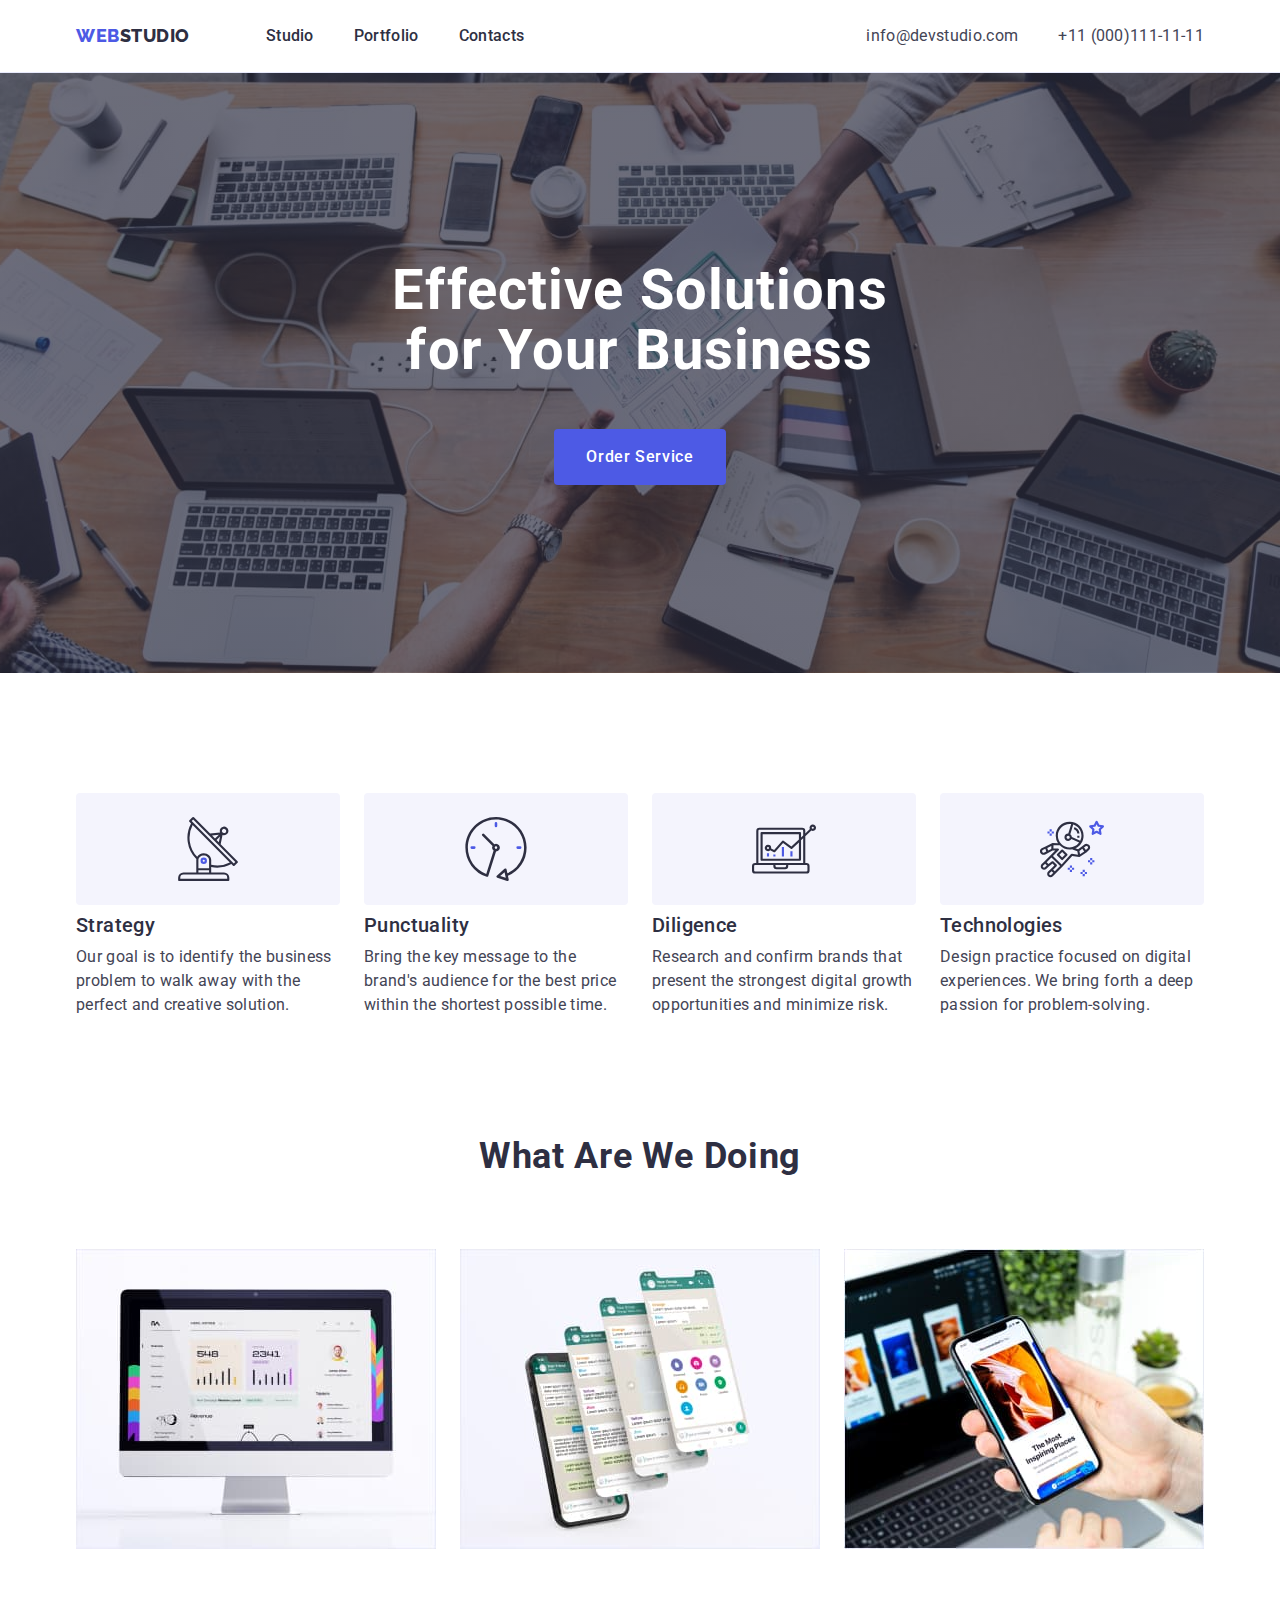
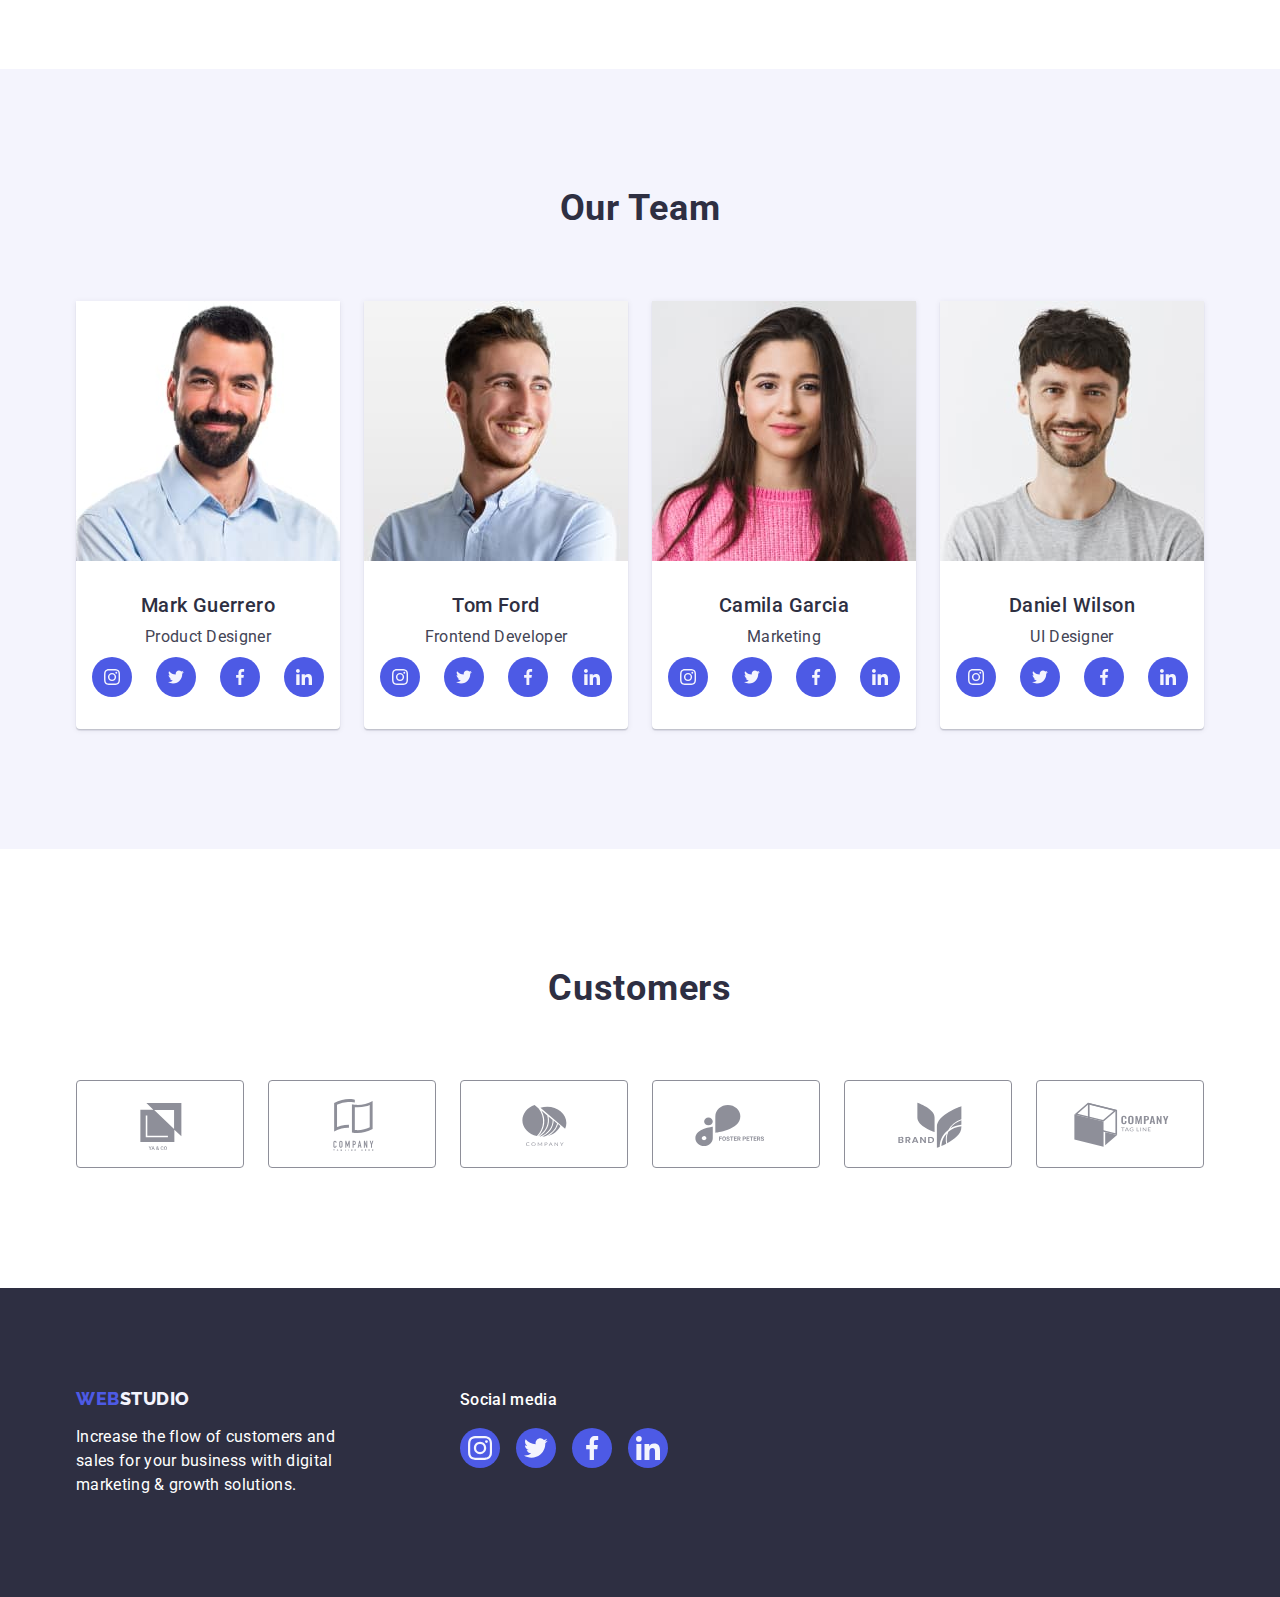
<file: index.html>
<!DOCTYPE html>
<html lang="en">

<head>
  <meta charset="UTF-8" />
  <meta http-equiv="X-UA-Compatible" content="IE=edge" />
  <meta name="viewport" content="width=device-width, initial-scale=1.0" />
  <title>WEBSTUDIO</title>
  <!-- Google fonts -->
  <link rel="preconnect" href="https://fonts.googleapis.com">
  <link rel="preconnect" href="https://fonts.gstatic.com" crossorigin>
  <link href="https://fonts.googleapis.com/css2?family=Raleway:wght@800&family=Roboto:wght@400;500;700;900&display=swap"
    rel="stylesheet">
  <link rel="stylesheet" href="https://cdn.jsdelivr.net/npm/modern-normalize@1.1.0/modern-normalize.min.css">
  <link rel="stylesheet" href="./css/styles.css">
</head>

<body class="body">
  <!-- Header section -->
  <header class="header">
    <div class="header-container container">
      <nav class="header-nav list">
        <a class="header-web link" href="./index.html">WEB<span class="header-studio link">Studio</span></a>
        <ul class="header-list list">
          <li class="header-item list">
            <a class="header-link link" href="./index.html">Studio</a>
          </li>
          <li class="header-item list">
            <a class="header-link link" href="./portfolio.html">Portfolio</a>
          </li>
          <li class="header-item list">
            <a class="header-link link" href="">Contacts</a>
          </li>
        </ul>
      </nav>
      <address class=" adress-header">
        <ul class="adress list">
          <li class="adress-item">
            <a class="adress-mail link" href=" mailto:info@devstudio.com">info@devstudio.com</a>
          </li>
          <li><a class="adress-mail link" href="tel:+110001111111">+11 (000)111-11-11</a>
          </li>
        </ul>
      </address>
    </div>
  </header>
  <main>
    <section class="hero">
      <div class="container">
        <!-- Hero -->
        <h1 class="hero-title">Effective Solutions for Your Business</h1>
        <button class="hero-btn" type="button">Order Service</button>
      </div>
    </section>
    <!-- Benefits -->
    <section class="benefits">
      <div class="container">
        <h2 class="visually-hidden">What we are doing</h2>
        <ul class="benefits-list list">
          <li class="benefits-item">
            <div class="icons">
              <svg class="benefits-icon" width="64" height="64">
                <use href="./images/icons.svg#icon-antenna4"></use>
              </svg>
            </div>
            <h3 class="benefits-title">Strategy</h3>
            <p class="benefits-text">
              Our goal is to identify the business problem to walk away with the
              perfect and creative solution.
            </p>
          </li>
          <li class="benefits-item">
            <div class="icons">
              <svg class="benefits-icon" width="64" height="64">
                <use href="./images/icons.svg#icon-clock2"></use>
              </svg>
            </div>
            <h3 class="benefits-title">Punctuality</h3>
            <p class="benefits-text">
              Bring the key message to the brand's audience for the best price
              within the shortest possible time.
            </p>
          </li>
          <li class="benefits-item">
            <div class="icons">
              <svg class="benefits-icon" width="64" height="64">
                <use href="./images/icons.svg#icon-diagram3"></use>
              </svg>
            </div>
            <h3 class="benefits-title">Diligence</h3>
            <p class="benefits-text">
              Research and confirm brands that present the strongest digital
              growth opportunities and minimize risk.
            </p>
          </li>
          <li class="benefits-item">
            <div class="icons">
              <svg class="benefits-icon" width="64" height="64">
                <use href="./images/icons.svg#icon-astronaut1"></use>
              </svg>
            </div>
            <h3 class="benefits-title">Technologies</h3>
            <p class="benefits-text">
              Design practice focused on digital experiences. We bring forth a
              deep passion for problem-solving.
            </p>
          </li>
        </ul>
      </div>
    </section>
    <!-- What are we doing -->
    <section class="img-section">
      <div class="container">
        <h2 class="img-section-title">What are we doing</h2>
        <ul class="img-section-images list">
          <li class="img-section-item">
            <img class="img-section-img" src="./images/img01.jpg" alt="Computer" width="360" height="300" />
          </li>
          <li class="img-section-item">
            <img class="img-section-img" src="./images/img02.jpg" alt="Technologies" width="360" height="300" />
          </li>
          <li class="img-section-item">
            <img class="img-section-img" src="./images/img03.jpg" alt="Mobile device" width="360" height="300" />
          </li>
        </ul>
      </div>
    </section>
    <!-- Our Team -->
    <section class="section-team section">
      <div class="container">
        <h2 class="team-title">Our Team</h2>
        <ul class="team-list list">
          <li class="team-item">
            <img class="team-img" src="./images/section03/img01.jpg" alt="Man in shirt" width="264" height="260" />
            <div class="team-name">
              <h3 class="team-headline">Mark Guerrero</h3>
              <p class="team-text">Product Designer</p>
              <ul class="socials list">
                <li class="socials-item">
                  <a class="socials-link link" href="https://instagram.com" target="_blank" rel="noopener no referrer"
                    aria-label="Instagram icon">
                    <svg class="socials-icon" width="16" height="16">
                      <use href="./images/icons.svg#icon-instagram1"></use>
                    </svg>
                  </a>
                </li>
                <li class="socials-item">
                  <a class="socials-link link" href="https://twitter.com" target="_blank" rel="noopener no referrer"
                    aria-label="Twitter icon">
                    <svg class="socials-icon" width="16" height="16">
                      <use href="./images/icons.svg#icon-twitter2"></use>
                    </svg>
                  </a>
                </li>
                <li class="socials-item">
                  <a class="socials-link link" href="https://facebook.com" target="_blank" rel="noopener no referrer"
                    aria-label="Facebook icon">
                    <svg class="socials-icon" width="16" height="16">
                      <use href="./images/icons.svg#icon-facebook3"></use>
                    </svg>
                  </a>
                </li>
                <li class="socials-item">
                  <a class="socials-link link" href="https://linkedin.com" target="_blank" rel="noopener no referrer"
                    aria-label="Linkedin icon">
                    <svg class="socials-icon" width="16" height="16">
                      <use href="./images/icons.svg#icon-linkedin4"></use>
                    </svg>
                  </a>
                </li>
              </ul>
            </div>
          </li>
          <li class="team-item">
            <img class="team-img" src="./images/section03/img02.jpg" alt="Man in shirt" width="264" height="260" />
            <div class="team-name">
              <h3 class="team-headline">Tom Ford</h3>
              <p class="team-text">Frontend Developer</p>
              <ul class="socials list">
                <li class="socials-item">
                  <a class="socials-link link" href="https://instagram.com" target="_blank" rel="noopener no referrer"
                    aria-label="Instagram icon">
                    <svg class="socials-icon" width="16" height="16">
                      <use href="./images/icons.svg#icon-instagram1"></use>
                    </svg>
                  </a>
                </li>
                <li class="socials-item">
                  <a class="socials-link link" href="https://twitter.com" target="_blank" rel="noopener no referrer"
                    aria-label="Twitter icon">
                    <svg class="socials-icon" width="16" height="16">
                      <use href="./images/icons.svg#icon-twitter2"></use>
                    </svg>
                  </a>
                </li>
                <li class="socials-item">
                  <a class="socials-link link" href="https://facebook.com" target="_blank" rel="noopener no referrer"
                    aria-label="Facebook icon">
                    <svg class="socials-icon" width="16" height="16">
                      <use href="./images/icons.svg#icon-facebook3"></use>
                    </svg>
                  </a>
                </li>
                <li class="socials-item">
                  <a class="socials-link link" href="https://linkedin.com" target="_blank" rel="noopener no referrer"
                    aria-label="Linkedin icon">
                    <svg class="socials-icon" width="16" height="16">
                      <use href="./images/icons.svg#icon-linkedin4"></use>
                    </svg>
                  </a>
                </li>
              </ul>
            </div>
          </li>
          <li class="team-item">
            <img class="team-img" src="./images/section03/img03.jpg" alt="Women in sweater" width="264" height="260" />
            <div class="team-name">
              <h3 class="team-headline">Camila Garcia</h3>
              <p class="team-text">Marketing</p>
              <ul class="socials list">
                <li class="socials-item">
                  <a class="socials-link link" href="https://instagram.com" target="_blank" rel="noopener no referrer"
                    aria-label="Instagram icon">
                    <svg class="socials-icon" width="16" height="16">
                      <use href="./images/icons.svg#icon-instagram1"></use>
                    </svg>
                  </a>
                </li>
                <li class="socials-item">
                  <a class="socials-link link" href="https://twitter.com" target="_blank" rel="noopener no referrer"
                    aria-label="Twitter icon">
                    <svg class="socials-icon" width="16" height="16">
                      <use href="./images/icons.svg#icon-twitter2"></use>
                    </svg>
                  </a>
                </li>
                <li class="socials-item">
                  <a class="socials-link link" href="https://facebook.com" target="_blank" rel="noopener no referrer"
                    aria-label="Facebook icon">
                    <svg class="socials-icon" width="16" height="16">
                      <use href="./images/icons.svg#icon-facebook3"></use>
                    </svg>
                  </a>
                </li>
                <li class="socials-item">
                  <a class="socials-link link" href="https://linkedin.com" target="_blank" rel="noopener no referrer"
                    aria-label="Linkedin icon">
                    <svg class="socials-icon" width="16" height="16">
                      <use href="./images/icons.svg#icon-linkedin4"></use>
                    </svg>
                  </a>
                </li>
              </ul>
            </div>
          </li>
          <li class="team-item">
            <img class="team-img" src="./images/section03/img04.jpg" alt="Man in shirt" width="264" height="260" />
            <div class="team-name">
              <h3 class="team-headline">Daniel Wilson</h3>
              <p class="team-text">UI Designer</p>
              <ul class="socials list">
                <li class="socials-item">
                  <a class="socials-link link" href="https://instagram.com" target="_blank" rel="noopener no referrer"
                    aria-label="Instagram icon">
                    <svg class="socials-icon" width="16" height="16">
                      <use href="./images/icons.svg#icon-instagram1"></use>
                    </svg>
                  </a>
                </li>
                <li class="socials-item">
                  <a class="socials-link link" href="https://twitter.com" target="_blank" rel="noopener no referrer"
                    aria-label="Twitter icon">
                    <svg class="socials-icon" width="16" height="16">
                      <use href="./images/icons.svg#icon-twitter2"></use>
                    </svg>
                  </a>
                </li>
                <li class="socials-item">
                  <a class="socials-link link" href="https://facebook.com" target="_blank" rel="noopener no referrer"
                    aria-label="Facebook icon">
                    <svg class="socials-icon" width="16" height="16">
                      <use href="./images/icons.svg#icon-facebook3"></use>
                    </svg>
                  </a>
                </li>
                <li class="socials-item">
                  <a class="socials-link link" href="https://linkedin.com" target="_blank" rel="noopener no referrer"
                    aria-label="Linkedin icon">
                    <svg class="socials-icon" width="16" height="16">
                      <use href="./images/icons.svg#icon-linkedin4"></use>
                    </svg>
                  </a>
                </li>
              </ul>
            </div>
          </li>
        </ul>
      </div>
    </section>
    <!-- Customers section -->
    <section class="customers section">
      <div class="container">
        <h2 class="customers-title">Customers</h2>
        <ul class="customers-list list">
          <li class="customers-item">
            <a class="customers-link link" href="">
              <svg class="customers-icon" width="104" height="56">
                <use href="./images/icons.svg#icon-Logo"></use>
              </svg>
            </a>
          </li>
          <li class="customers-item">
            <a class="customers-link link" href="">
              <svg class="customers-icon" width="104" height="56">
                <use href="./images/icons.svg#icon-Logo-1"></use>
              </svg>
            </a>
          </li>
          <li class="customers-item">
            <a class="customers-link link" href="">
              <svg class="customers-icon" width="104" height="56">
                <use href="./images/icons.svg#icon-Logo-2"></use>
              </svg>
            </a>
          </li>
          <li class="customers-item">
            <a class="customers-link link" href="">
              <svg class="customers-icon" width="104" height="56">
                <use href="./images/icons.svg#icon-Logo-3"></use>
              </svg>
            </a>
          </li>
          <li class="customers-item">
            <a class="customers-link link" href="">
              <svg class="customers-icon" width="104" height="56">
                <use href="./images/icons.svg#icon-Logo-4"></use>
              </svg>
            </a>
          </li>
          <li class="customers-item">
            <a class="customers-link link" href="">
              <svg class="customers-icon" width="104" height="56">
                <use href="./images/icons.svg#icon-Logo-5"></use>
              </svg>
            </a>
          </li>
        </ul>
      </div>
    </section>
  </main>
  <!-- Footer section -->
  <footer class="footer">
    <div class="footer-container container">
      <div class="footer-logo">
        <a class="footer-web link" href="./index.html">WEB<span class="footer-studio link">Studio</span></a>
        <p class="footer-text">
          Increase the flow of customers and sales for your business with digital
          marketing & growth solutions.
        </p>
      </div>
      <div class="social-container">
        <p class="footer-text-social">Social media</p>
        <ul class="socials-list list">
          <li class="socials-item">
            <a class="footer-link link" href="https://instagram.com" target="_blank" rel="noopener no referrer"
              aria-label="Instagram icon">
              <svg class="socials-icon" width="24" height="24">
                <use href="./images/icons.svg#icon-instagram1"></use>
              </svg>
            </a>
          </li>
          <li class="socials-item">
            <a class="footer-link link" href="https://twitter.com" target="_blank" rel="noopener no referrer"
              aria-label="Twitter icon">
              <svg class="socials-icon" width="24" height="24">
                <use href="./images/icons.svg#icon-twitter2"></use>
              </svg>
            </a>
          </li>
          <li class="socials-item">
            <a class="footer-link link" href="https://facebook.com" target="_blank" rel="noopener no referrer"
              aria-label="Facebook icon">
              <svg class="socials-icon" width="24" height="24">
                <use href="./images/icons.svg#icon-facebook3"></use>
              </svg>
            </a>
          </li>
          <li class="socials-item">
            <a class="footer-link link" href="https://linkedin.com" target="_blank" rel="noopener no referrer"
              aria-label="Linkedin icon">
              <svg class="socials-icon" width="24" height="24">
                <use href="./images/icons.svg#icon-linkedin4"></use>
              </svg>
            </a>
          </li>
        </ul>
      </div>
    </div>
  </footer>
</body>

</html>
</file>
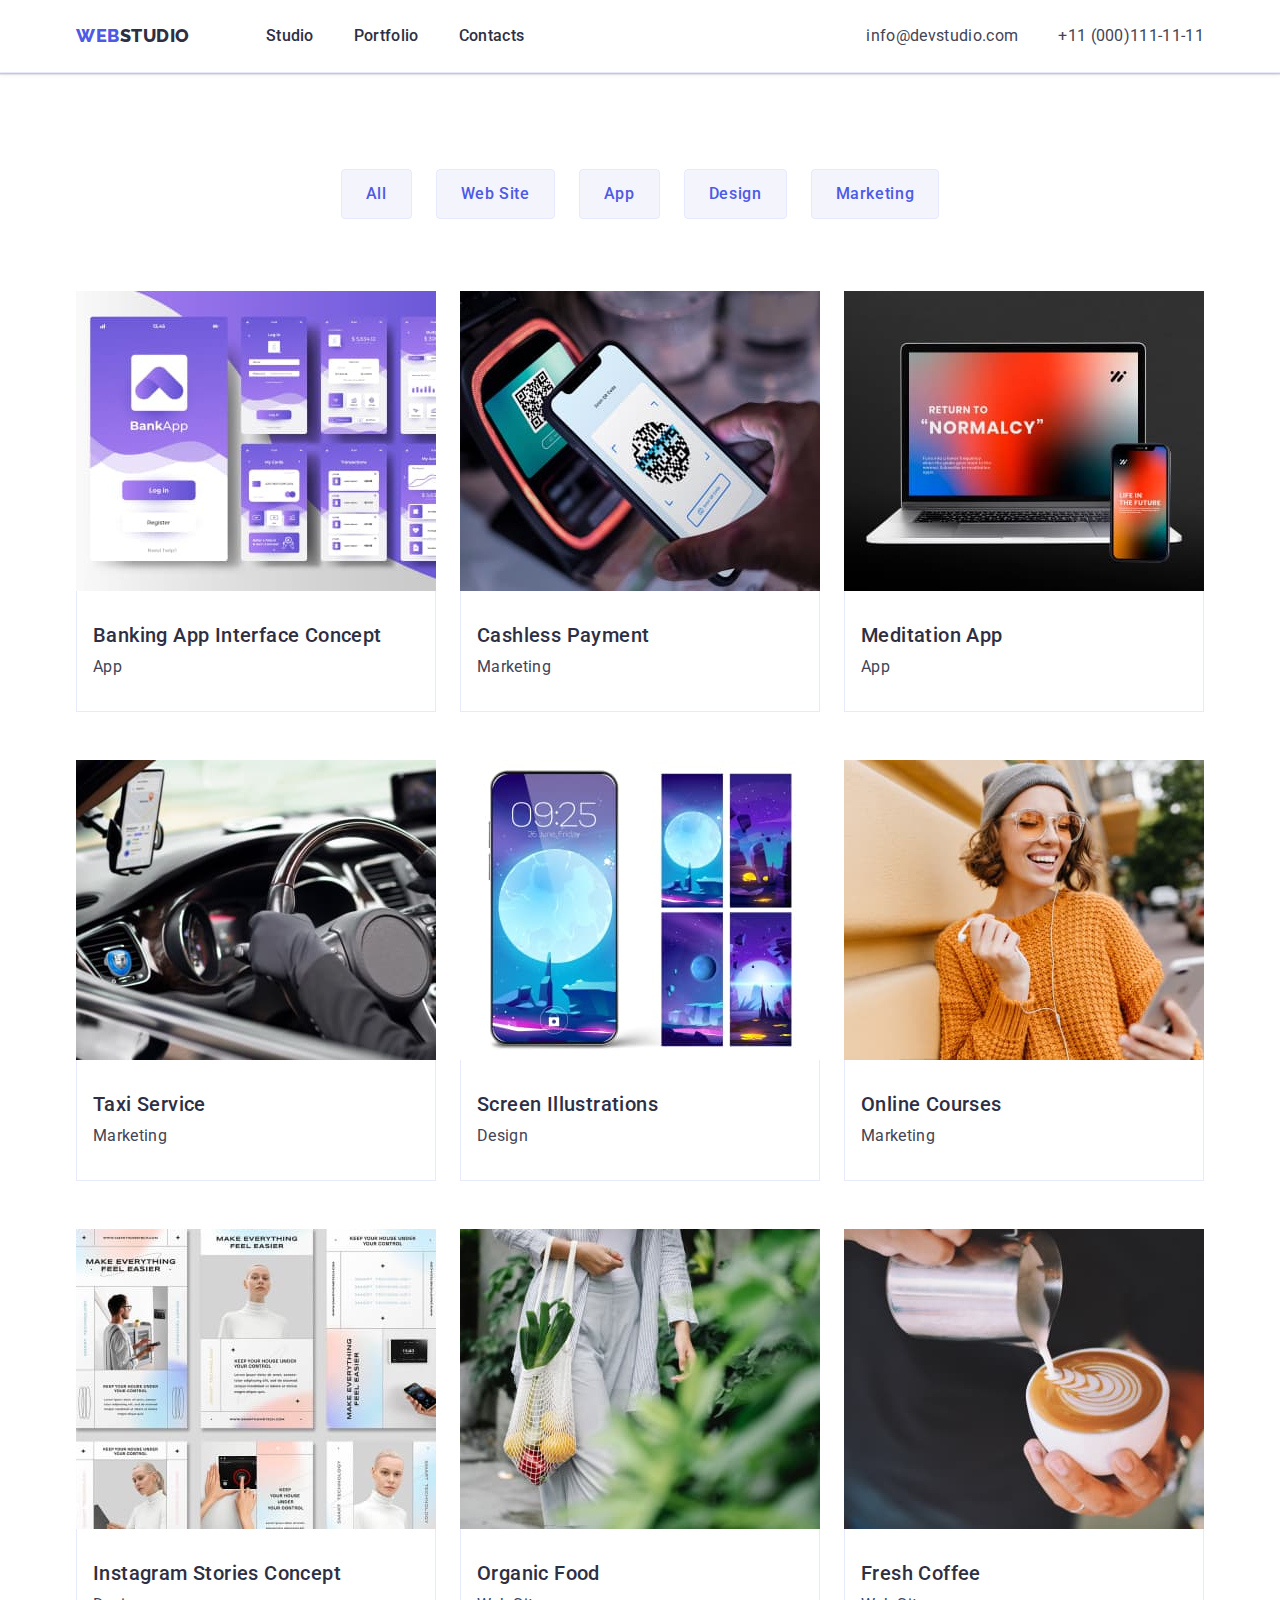
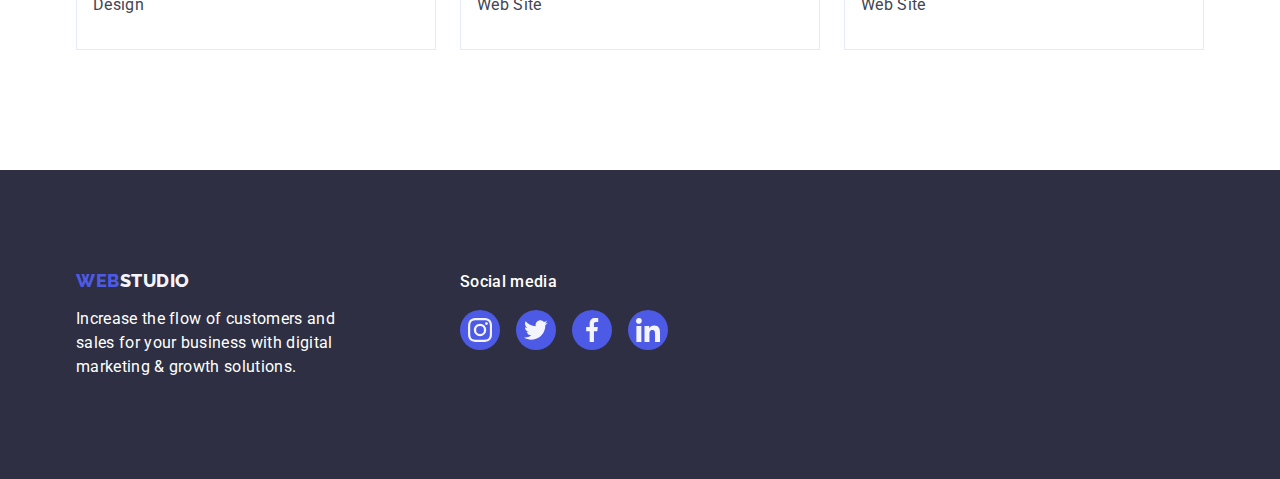
<file: portfolio.html>
<!DOCTYPE html>
<html lang="en">

<head>
    <meta charset="UTF-8">
    <meta http-equiv="X-UA-Compatible" content="IE=edge">
    <meta name="viewport" content="width=device-width, initial-scale=1.0">
    <title>Portfolio</title>
    <!-- Fonts -->
    <link rel="preconnect" href="https://fonts.googleapis.com">
    <link rel="preconnect" href="https://fonts.gstatic.com" crossorigin>
    <link
        href="https://fonts.googleapis.com/css2?family=Raleway:wght@800&family=Roboto:wght@400;500;700;900&display=swap"
        rel="stylesheet">
    <link rel="stylesheet" href="https://cdn.jsdelivr.net/npm/modern-normalize@1.1.0/modern-normalize.min.css">
    <link rel="stylesheet" href="./css/styles.css">
</head>

<body class=" body">
    <!-- Header section -->
    <header class="header">
        <div class="header-container container">
            <nav class=" header-nav list">
                <a class="header-web link" href="./index.html">WEB<span class="header-studio link">Studio</span></a>
                <ul class="header-list list">
                    <li class="header-item list">
                        <a class="header-link link" href="./index.html">Studio</a>
                    </li>
                    <li class="header-item list">
                        <a class="header-link link" href="./portfolio.html">Portfolio</a>
                    </li>
                    <li class="header-item list">
                        <a class="header-link link" href="">Contacts</a>
                    </li>
                </ul>
            </nav>
            <address class=" adress-header">
                <ul class="adress list">
                    <li class="adress-item">
                        <a class="adress-mail link" href=" mailto:info@devstudio.com">info@devstudio.com</a>
                    </li>
                    <li><a class="adress-mail link" href="tel:+110001111111">+11 (000)111-11-11</a>
                    </li>
                </ul>
            </address>
        </div>
    </header>
    <main class="main-buttons">
        <!-- Buttons menu -->
        <section class="buttons-menu">
            <div class="container">
                <h1 class="visually-hidden">Main menu</h1>
                <ul class="buttons-menu-list list">
                    <li><button class="buttons-menu-btn" type="button">All</button></li>
                    <li><button class="buttons-menu-btn" type="button">Web Site</button></li>
                    <li><button class="buttons-menu-btn" type="button">App</button></li>
                    <li><button class="buttons-menu-btn" type="button">Design</button></li>
                    <li><button class="buttons-menu-btn" type="button">Marketing</button></li>
                </ul>
                <!--Images what we do -->
                <ul class="images-list list">
                    <li class="images-item">
                        <a class="images-link link" href=""><img class=" images-photos"
                                src="./images/Portfolio/img-1.jpg" alt="App Interfaces" width="360" height="300">
                            <div class="images-container">
                                <h2 class="images-title">Banking App Interface Concept</h2>
                                <p class="images-text">App</p>
                            </div>
                        </a>
                    </li>
                    <li class="images-item">
                        <a class="images-link link" href=""><img class="images-photos"
                                src="./images/Portfolio/img-2.jpg" alt="Cashless Payment" width="360" height="300">
                            <div class="images-container">
                                <h2 class="images-title">Cashless Payment</h2>
                                <p class="images-text">Marketing</p>
                            </div>
                        </a>
                    </li>
                    <li class="images-item">
                        <a class="images-link link" href=""><img class="images-photos"
                                src="./images/Portfolio/img-3.jpg" alt="Laptop with app" width="360" height="300">
                            <div class="images-container">
                                <h2 class="images-title">Meditation App</h2>
                                <p class="images-text">App</p>
                            </div>
                        </a>
                    </li>
                    <li class="images-item">
                        <a class="images-link link" href=""><img class="images-photos"
                                src="./images/Portfolio/img-4.jpg" alt="Car with man inside" width="360" height="300">
                            <div class="images-container">
                                <h2 class="images-title">Taxi Service</h2>
                                <p class="images-text">Marketing</p>
                            </div>
                        </a>
                    </li>
                    <li class="images-item">
                        <a class="images-link link" href=""><img class="images-photos"
                                src="./images/Portfolio/img-5.jpg" alt="Smartphone's screens" width="360" height="300">
                            <div class="images-container">
                                <h2 class="images-title">Screen Illustrations</h2>
                                <p class="images-text">Design</p>
                            </div>
                        </a>
                    </li>
                    <li class="images-item">
                        <a class="images-link link" href=""><img class="images-photos"
                                src="./images/Portfolio/img-6.jpg" alt="Happy women" width="360" height="300">
                            <div class="images-container">
                                <h2 class="images-title">Online Courses</h2>
                                <p class="images-text">Marketing</p>
                            </div>
                        </a>
                    </li>
                    <li class="images-item">
                        <a class="images-link link" href=""><img class="images-photos"
                                src="./images/Portfolio/img-7.jpg" alt="Instagram Stories" width="360" height="300">
                            <div class="images-container">
                                <h2 class="images-title">Instagram Stories Concept</h2>
                                <p class="images-text">Design</p>
                            </div>
                        </a>
                    </li>
                    <li class="images-item">
                        <a class="images-link link" href=""><img class="images-photos"
                                src="./images/Portfolio/img-8.jpg" alt="Organic Food" width="360" height="300">
                            <div class="images-container">
                                <h2 class="images-title">Organic Food</h2>
                                <p class="images-text">Web Site</p>
                            </div>
                        </a>
                    </li>
                    <li class="images-item">
                        <a class="images-link link" href=""><img class="images-photos"
                                src="./images/Portfolio/img-9.jpg" alt="Cup of coffee" width="360" height="300">
                            <div class="images-container">
                                <h2 class="images-title">Fresh Coffee</h2>
                                <p class="images-text">Web Site</p>
                            </div>
                        </a>
                    </li>
                </ul>
            </div>
        </section>

    </main>
    <!-- Footer section -->
    <footer class="footer">
        <div class="footer-container container">
            <div class="footer-logo">
                <a class="footer-web link" href="./index.html">WEB<span class="footer-studio link">Studio</span></a>
                <p class="footer-text">
                    Increase the flow of customers and sales for your business with digital
                    marketing & growth solutions.
                </p>
            </div>
            <div class="social-container">
                <p class="footer-text-social">Social media</p>
                <ul class="socials-list list">
                    <li class="socials-item">
                        <a class="footer-link link" href="https://instagram.com" target="_blank"
                            rel="noopener no referrer" aria-label="Instagram icon">
                            <svg class="socials-icon" width="24" height="24">
                                <use href="./images/icons.svg#icon-instagram1"></use>
                            </svg>
                        </a>
                    </li>
                    <li class="socials-item">
                        <a class="footer-link link" href="https://twitter.com" target="_blank"
                            rel="noopener no referrer" aria-label="Twitter icon">
                            <svg class="socials-icon" width="24" height="24">
                                <use href="./images/icons.svg#icon-twitter2"></use>
                            </svg>
                        </a>
                    </li>
                    <li class="socials-item">
                        <a class="footer-link link" href="https://facebook.com" target="_blank"
                            rel="noopener no referrer" aria-label="Facebook icon">
                            <svg class="socials-icon" width="24" height="24">
                                <use href="./images/icons.svg#icon-facebook3"></use>
                            </svg>
                        </a>
                    </li>
                    <li class="socials-item">
                        <a class="footer-link link" href="https://linkedin.com" target="_blank"
                            rel="noopener no referrer" aria-label="Linkedin icon">
                            <svg class="socials-icon" width="24" height="24">
                                <use href="./images/icons.svg#icon-linkedin4"></use>
                            </svg>
                        </a>
                    </li>
                </ul>
            </div>
        </div>
    </footer>

</body>

</html>
</file>
<file: css/styles.css>
/**
  |============================
  | Colors
  |============================
*/

:root {
  --iris: #4d5ae5;
  --ocean: #404bbf;
  --navy-blue: #2e2f42;
  --green: #31d0aa;
  --slate: #434455;
  --light-slate: #8e8f99;
  --cornflower: #e7e9fc;
  --cloud: #f4f4fd;
  --navy-blue-modal: #2e2f42;
  --grey: #2e2f42;
  --white: #ffffff;
  --dairy: #fcfcfc;


/**
  |============================
  | Fonts
  |============================
*/
  --primary-font: Roboto, sans-serif;
  --secodary-font: Raleway, sans-serif;
  
  /**
    |============================
    | Text colors
    |============================
  */
  --main-txt-cl: #434455;
  --light-txt-cl: #2e2f42;
  --accent-txt-cl:#4d5ae5;
  --navi-focus-cl:#404BBF;
  --mail-txt-cl: #434455;
  --white-txt-cl: #ffffff;
  --footer-txt-cl:#f4f4fd;
  /**
    |============================
    | BG Colors
    |============================
  */

  --background: #2e2f42;
  --background-btn:#4d5ae5;
  --bck-clr-main:#ffffff;


  /**
    |============================
    | Color bottom
    |============================
  */
  --btm-border:#e7e9fc;

  /**
    |============================
    | Customers icon
    |============================
  */
--cust-icon:#8e8f99;


  /**
    |============================
    | Others
    |============================
  */

  --indent:24px
}

/**
  |============================
  | Base styles
  |============================
*/
/* RESET  start*/

h1,
h2,
h3,
h4,
h5,
h6,
p {
  margin: 0;
}

.img{
  display: block;
}
.visually-hidden {
  position: absolute;
  white-space: nowrap;
  width: 1px;
  height: 1px;
  overflow: hidden;
  border: 0;
  padding: 0;
  clip: rect(0 0 0 0);
  clip-path: inset(50%);
  margin: -1px;
}

.section{
  padding-top: 120px;
  padding-bottom: 120px;
}

.benefits {
  padding-bottom: 120px;
  padding-top: 120px;
}

.list{
list-style: none;
padding: 0;
margin: 0;
}

.decoration{
  text-decoration: none;
}
.link{
  text-decoration: none;
}

.adress-header{
  font-style: normal
}
/* Reset end */

.container {
  width: 1158px;
  margin-left: auto;
  margin-right: auto;
  padding-left: 15px;
  padding-right: 15px;
}

/**
  |============================
  | Body section
  |============================
*/

.body{
  font-family: var(--primary-font);
  font-size: 16px;
  color: var(--main-txt-cl);
  background-color: var(--bck-clr-main);

}

/**
  |============================
  | HEADER
  |============================
*/

.header-container{
  display: flex;
  align-items: center;
  
}


.header-web {
margin-right: 76px;
font-family: "Raleway", sans-serif;
font-weight: 800;
font-size: 18px;
line-height: 1.17;
letter-spacing: 0.03em;
text-transform: uppercase;
color: var(--accent-txt-cl);
}

.header-studio {
  color: var(--light-txt-cl);
}

.header-link-studio {
  font-weight: 800;
  font-size: 18px;
  line-height: 1.17;
  color: var(--light-txt-cl);
  font-family: var(--secodary-font);
  letter-spacing: 0.03em;
  text-transform: uppercase;
}

.header {
border-bottom: 1px solid #e7e9fc;
box-shadow: 0px 2px 1px rgba(46, 47, 66, 0.08), 0px 1px 1px rgba(46, 47, 66, 0.16), 0px 1px 6px rgba(46, 47, 66, 0.08);
}

.header-list {
gap: 40px;
display:flex;
align-items: center;
}

.header-nav{
 display:flex;
 align-items: center;
 margin-right: auto
}

.header-link {
  display: block;
  padding-top: 24px;
  padding-bottom: 24px;
  font-weight: 500;
  font-size: 16px;
  line-height: 1.5;
  letter-spacing: 0.02em;
  color: var(--light-txt-cl);

}
.header-link:hover{
  color: #404bbf;
}
.header-link:focus{
  color:#404bbf;
}

.adress {
display: flex;
gap: 40px;
}


.adress-mail-end {
  margin-right: 0;
}


.adress-mail {
  font-size: 16px;
  line-height: 1.5;
  letter-spacing: 0.02em;
  color: var(--main-txt-cl);
}
.adress-mail:hover{
  color: #404bbf;
}
.adress-mail:focus{
  color: #404bbf;
}


/**
  |============================
  | Hero section
  |============================
*/

.hero {
max-width: 1440px;
max-height: 600px;
padding-top: 188px;
padding-bottom: 188px;
background-color: var(--background);
background-position: center;
background-size: cover;
background-repeat: no-repeat;
background-image: linear-gradient(rgba(46, 47, 66, 0.7), rgba(46, 47, 66, 0.7)), url(../images/section1/people-office.jpg);
margin-left: auto;
margin-right: auto;
}

.hero-title {
max-width: 496px;
font-size: 56px;
line-height: 1.07;
text-align: center;
letter-spacing: 0.02em;
color: #ffffff;
margin-left: auto;
margin-right: auto;
margin-bottom: 48px;
}

.hero-btn {
margin: auto;
display: block;
min-width: 169px;
height: 56px;
border-radius: 4px;
padding: 16px 32px;
background-color: #4D5AE5;
font-family: "Roboto", sans-serif;
font-weight: 500;
font-size: 16px;
line-height: 1.5;
letter-spacing: 0.04em;
border: none;
color: #ffffff;
cursor: pointer;
}

.hero-btn:focus{
background-color: #404BBF;
}
.hero-btn:hover{
  background-color: #404BBF;
}

/**
  |============================
  | Benefits section
  |============================
*/


.icons {
display: flex;
align-items: center;
justify-content: center;
border-radius: 4px;
margin-bottom: 8px;
width: 264px;
height: 112px;
background-color: #F4F4FD;
}

.benefits-icon {

}

.benefits-item {
width: calc((100% - 72px) / 4);
}

.benefits-list {
  display: flex;
  gap: 24px;
}

.benefits-titles {
}

.benefits-title {
  font-weight: 500;
  font-size: 20px;
  margin-bottom: 8px;
  line-height: 1.2;
  letter-spacing: 0.02em;
  color: var(--light-txt-cl);
}

.benefits-text {
font-size: 16px;
line-height: 1.5;
letter-spacing: 0.02em;
font-family: var(--primary-font);
color: var(--main-txt-cl);
}



/**
  |============================
  | What are we doing section
  Images
  |============================
*/

.img-section-images {
  display: flex;
  gap: 24px;
  padding-bottom: 120px;
}

.img-section-title {
  margin-bottom: 72px;
  font-size: 36px;
  line-height: 1.11;
  text-align: center;
  letter-spacing: 0.02em;
  text-transform: capitalize;
  color: var(--light-txt-cl);
}

.img-section-item {

}

.img-section-img {
  display: block;
  max-width: 100%;
}


/**
  |============================
  | Our team section
  |============================
*/

.section-team {
  background-color:#F4F4FD ;
}

.team-title {
  margin-bottom: 72px;
  font-size: 36px;
  line-height: 1.11;
  text-align: center;
  letter-spacing: 0.02em;
  text-transform: capitalize;
  color: var(--light-txt-cl);
}

.team-list {
display: flex;
gap: 24px;
}

.team-name {
padding: 32px 0px;
border-radius: 0px 0px 4px 4px;
}


.team-item {
background-color: #FFFFFF;
border-radius: 0px 0px 4px 4px;
box-shadow:0px 1px 6px rgba(46, 47, 66, 0.08),
  0px 1px 1px rgba(46, 47, 66, 0.16),
  0px 2px 1px rgba(46, 47, 66, 0.08);
}

.team-img {
display: block;
max-width: 100%;
}


.team-img:focus{
box-shadow: 1px 0px 2px rgba(46, 47, 66, 0.08), 1px 0px 1px rgba(46, 47, 66, 0.16), 6px 0px 1px rgba(46, 47, 66, 0.08);
}

.team-headline {
margin-bottom: 8px;
text-align: center;
font-weight: 500;
font-size: 20px;
line-height: 1.2;
letter-spacing: 0.02em;
color: var(--light-txt-cl);
}

.team-text {
text-align: center;
font-size: 16px;
line-height: 1.5;
letter-spacing: 0.02em;
color: var(--main-txt-cl);
margin-bottom: 8px;
}

/**
  |============================
  | Socials icons
  |============================
*/
.socials {
  display: flex;
  justify-content: center;
  gap: 24px;
}


.socials-item {
  width: 40px;
  height: 40px;
}

.socials-link {
  width: 100%;
  height: 100%;
  background-color: var(--accent-txt-cl);
  border-radius: 50%;
  display: flex;
  align-items: center;
  justify-content: center;
  }

.socials-icon {
  fill:var(--footer-txt-cl);
}

.socials-link:hover {
  background-color: #404bbf;
}

.socials-link:focus {
  background-color: #404bbf;
}

.social-container {

}


/**
  |============================
  | Customers section
  |============================
*/


.customers {

}

.customers-title {
font-size: 36px;
line-height: 1.11;
text-align: center;
line-height: 1.1;
letter-spacing: 0.02em;
text-transform: capitalize;
color: var(--light-txt-cl);
margin-bottom: 72px;
}

.customers-list {
display: flex;
gap:24px;
}

.customers-item {
display: flex;
width: calc((100% - 120px) / 6);
height: 88px;
gap: 24px;
justify-content: center;
align-content: space-between;
flex-wrap: wrap;
flex-direction: column-reverse;
}


.customers-link { 
  display: flex;
  justify-content: center;
  color:var(--cust-icon);
  width: 100%;
  height: 100%;
  gap: 24px;
  align-items: center;
  border: 1px solid #8e8f99;
  border-radius:4px;
  
}

.customers-link:hover {
border-color: #404bbf;
color: #404bbf;
}

.customers-link:focus {
border-color: #404bbf;
color:#404bbf;
}

.customers-icon {
fill: currentColor;
} 
/* 
.customers-icon:focus {
color: #404bbf;
}

.customers-icon:hover {
  color: #404bbf;
}
 */


.customers-logo {
}




/**
  |============================
  | Footer 
  |============================
*/
.footer {
  padding: 100px 0;
  background-color: var(--background);
}

.footer-web {
margin-bottom: 16px;
display: inline-block;
font-weight: 800;
font-size: 18px;
line-height: 1.16;
color: var(--accent-txt-cl);
font-family: var(--secodary-font);
line-height: 1.17;
letter-spacing: 0.03em;
text-transform: uppercase;
}

.footer-studio {
font-weight: 800;
font-size: 18px;
line-height: 1.16;
color:var(--footer-txt-cl);
font-family:var(--secodary-font);
line-height: 1.17;
letter-spacing: 0.03em;
text-transform: uppercase;
}

.footer-text {
letter-spacing: 0.02em;
font-weight: 400;
font-size: 16px;
line-height: 1.5;
color:var(--bck-clr-main);
}

.footer-text-social {
font-weight: 500;
font-size: 16px;
letter-spacing: 0.02em;
color: var(--white-txt-cl);
margin-bottom: 16px;
line-height: 1.5;

}


.footer-social {
}

.socials-list {
  display: flex;
  gap: 16px;

}

.footer-container {
display: flex;
align-items: baseline;
}

.footer-link{
width: 100%;
height: 100%;
background-color:var(--accent-txt-cl);
border-radius: 50%;
display: flex;
align-items: center;
justify-content: center;
}

.footer-link:hover {
  background-color:#31d0aa;
}

.footer-link:focus {
  background-color: #31d0aa;
}


.footer-icon {
  fill: var(--footer-txt-cl);
}


.footer-logo {
  margin-right: 120px;
  width: 264px;
}







/**
  |============================
  | Portfolio page
  |============================
*/

/**
  |============================
  | Header
  |============================
*/


.adress-mail:hover {
  color: #404bbf;
}

.adress-mail:focus {
  color: #404bbf;
}

.adress-tel {
  font-size: 16px;
  line-height: 1.5;
  letter-spacing: 0.02em;
  color: var(--main-txt-cl);
}

.adress-tel:hover {
  color: #404bbf;
}

.adress-tel:focus {
  color: #404bbf;
}

/**
  |============================
  | Buttons section
  |============================
*/
.buttons-menu {
  padding: 96px 0 120px;
}

.buttons-menu-list {
justify-content: center;
margin-bottom: 72px;
display: flex;
gap: 24px;
}


.buttons-menu-item {
}

.buttons-menu-title {}

.buttons-menu-btn {
  min-width: 69px;
  min-height: 48px;
  padding: 12px 24px;
  font-family: "Roboto", sans-serif;
  font-weight: 500;
  font-size: 16px;
  line-height: 1.5;
  text-align: center;
  border-radius: 4px;
  border: 1px solid var(--btm-border);
  letter-spacing: 0.04em;
  color: var(--accent-txt-cl);
  background-color: var(--footer-txt-cl);
  cursor: pointer;
}

.buttons-menu-btn:hover {
border: 1px solid transparent;
color: #FFFFFF;
}

.buttons-menu-btn:focus {
  border: 1px solid transparent;
  color: #FFFFFF;
}

.buttons-menu-btn:hover {
background-color:#404BBF;

}

.buttons-menu-btn:focus {
  background-color: #404BBF;

}
.buttons-menu-btn:focus {
box-shadow: 0px 3px 1px rgba(0, 0, 0, 0.1),
  0px 2px 1px rgba(0, 0, 0, 0.08),
  0px 2px 2px rgba(0, 0, 0, 0.12);}

.buttons-menu-btn:hover {
  box-shadow: 0px 3px 1px rgba(0, 0, 0, 0.1),
    0px 2px 1px rgba(0, 0, 0, 0.08),
    0px 2px 2px rgba(0, 0, 0, 0.12);
}
/**
  |============================
  | Images sectiom
  |============================
*/

.images-list {
display: flex;
gap: var(--indent);
flex-wrap: wrap;
row-gap: 48px
}

.images-photos{
  display: block;
}

.images-item {
width: calc((100% - 48px) / 3);
}

.images-link {display: block;}

.images-link:hover {
box-shadow: 0px 1px 6px rgba(46, 47, 66, 0.08), 0px 1px 1px rgba(46, 47, 66, 0.16), 0px 2px 1px rgba(46, 47, 66, 0.08);
}

.images-link:focus {
  box-shadow: 0px 1px 6px rgba(46, 47, 66, 0.08), 0px 1px 1px rgba(46, 47, 66, 0.16), 0px 2px 1px rgba(46, 47, 66, 0.08);
}

.images-container {
  padding: 32px 16px;
  border: 1px solid #e7e9fc;
  border-top: none;
}


.images-title {
margin-bottom: 8px;
font-weight: 500;
font-size: 20px;
line-height: 1.2;
letter-spacing: 0.02em;
color: var(--light-txt-cl);
}

.images-text {
font-size: 16px;
line-height: 1.5;
letter-spacing: 0.02em;
color: var(--main-txt-cl);
}
</file>
